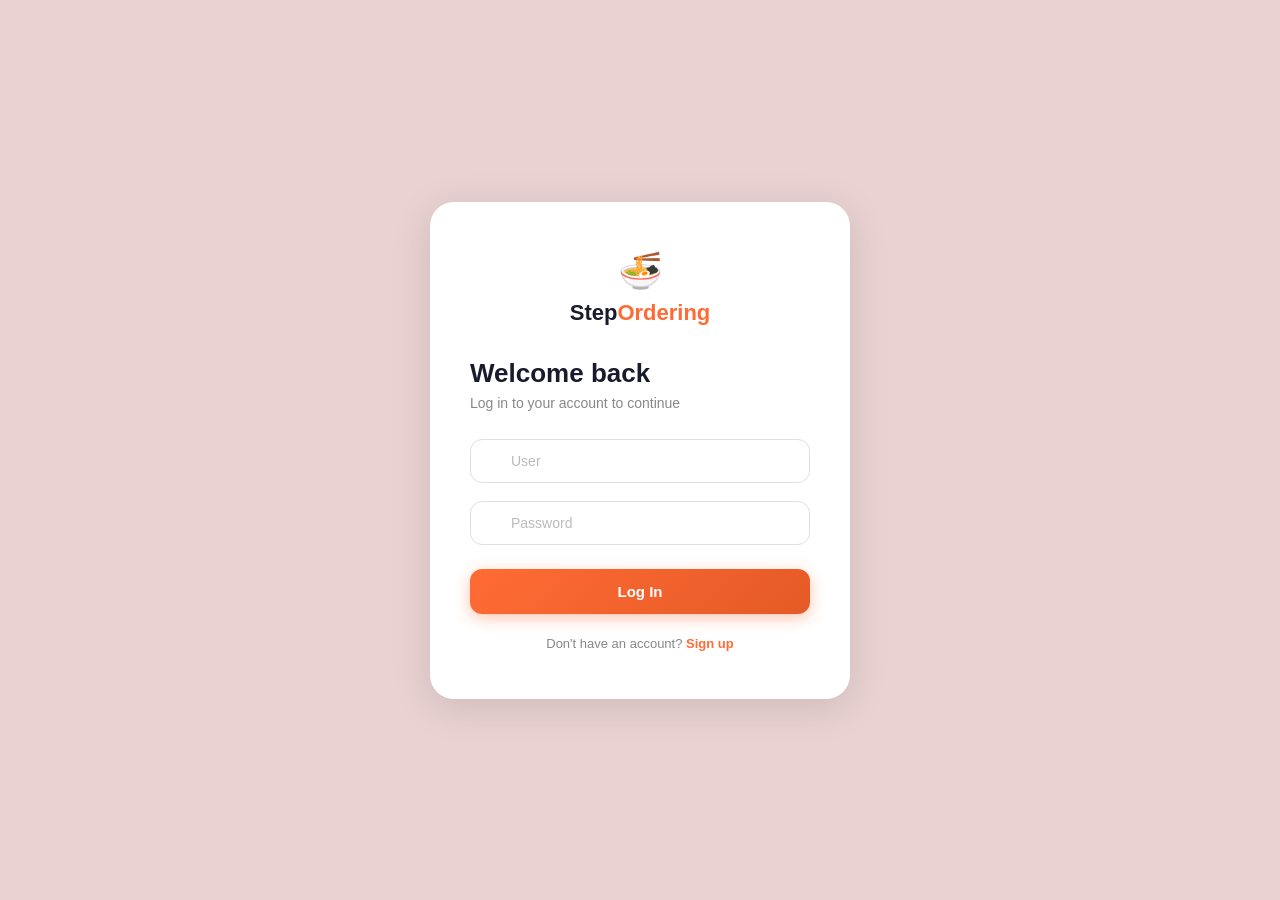
<file: login.html>
<!DOCTYPE html>
<html lang="en">
<head>
    <meta charset="UTF-8">
    <meta name="viewport" content="width=device-width, initial-scale=1.0">
    <title>Document</title>
    <link rel="stylesheet" href="./login.css">
</head>
<body>
    <div class="auth-card">
        <div class="auth-logo">
            <span>🍜</span>
            <h2>Step<span>Ordering</span></h2>
        </div>

        <h1>Welcome back</h1>
        <p class="subtitle">Log in to your account to continue</p>

        <div class="input-group">
            <i class="fa-solid fa-phone"></i>
            <input type="text" placeholder="User" id="phone">
        </div>

        <div class="input-group">
            <i class="fa-solid fa-lock"></i>
            <input type="password" placeholder="Password" id="password">
        </div>

        <button class="btn-auth" id="register">Log In</button>

        <div class="auth-footer">
            Don't have an account? <a href="register.html">Sign up</a>
        </div>
    </div>


    <script src="./login.js"></script>
</body>
</html>
</file>
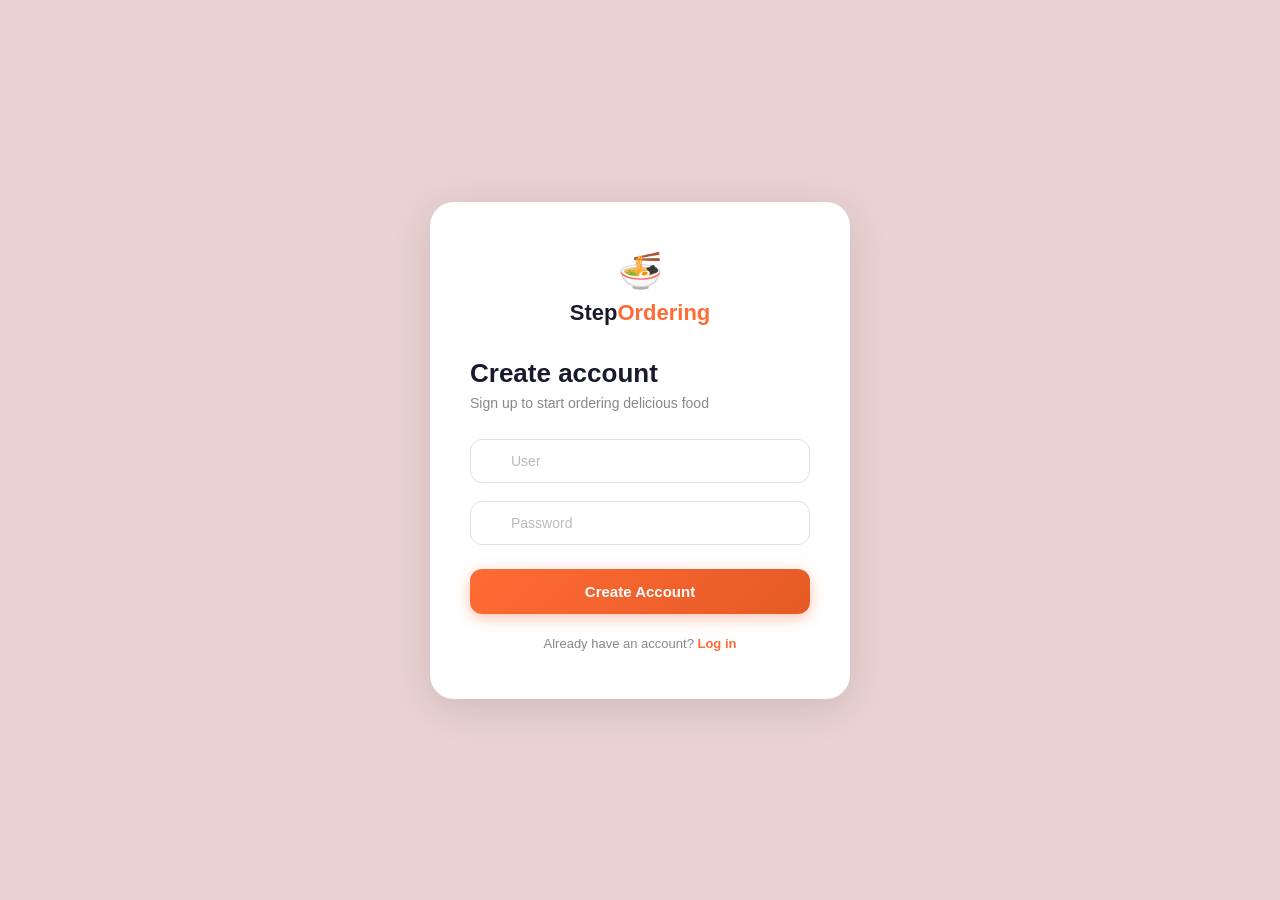
<file: register.html>
<!DOCTYPE html>
<html lang="en">
<head>
    <meta charset="UTF-8">
    <meta name="viewport" content="width=device-width, initial-scale=1.0">
    <title>Document</title>
    <link rel="stylesheet" href="./register.css">
</head>
<body>    
    <div class="auth-card">
        <div class="auth-logo">
            <span>🍜</span>
            <h2>Step<span>Ordering</span></h2>
        </div>

        <h1>Create account</h1>
        <p class="subtitle">Sign up to start ordering delicious food</p>

        <div class="input-group">
            <i class="fa-solid fa-phone"></i>
            <input type="text" placeholder="User" id="phone">
        </div>

        <div class="input-group">
            <i class="fa-solid fa-lock"></i>
            <input type="password" placeholder="Password" id="password">
        </div>

        <button class="btn-auth" id="register">Create Account</button>

        <div class="auth-footer">
            Already have an account? <a href="login.html">Log in</a>
        </div>
    </div>


    <script src="./register.js"></script>
</body>
</html>
</file>
<file: login.css>
* {
            margin: 0;
            padding: 0;
            box-sizing: border-box;
            font-family: 'Poppins', sans-serif;
        }

        body {
            min-height: 100vh;
            background-color: #ead2d2;
            display: flex;
            align-items: center;
            justify-content: center;
            background-image: url('https://images.pexels.com/photos/941861/pexels-photo-941861.jpeg?cs=srgb&dl=pexels-chanwalrus-941861.jpg&fm=jpg');
            background-size: cover;
            background-position: center;
            background-repeat: no-repeat;
        }

        .auth-card {
            background: #fff;
            border-radius: 24px;
            padding: 48px 40px;
            width: 100%;
            max-width: 420px;
            box-shadow: 0 8px 40px rgba(0,0,0,0.12);
        }

        .auth-logo {
            text-align: center;
            margin-bottom: 32px;
        }

        .auth-logo span {
            font-size: 36px;
        }

        .auth-logo h2 {
            font-size: 22px;
            font-weight: 700;
            color: #1a1a2e;
            margin-top: 8px;
        }

        .auth-logo h2 span {
            font-size: 22px;
            color: #ff6b35;
        }

        .auth-card h1 {
            font-size: 26px;
            font-weight: 700;
            color: #1a1a2e;
            margin-bottom: 6px;
        }

        .auth-card p.subtitle {
            font-size: 14px;
            color: #888;
            margin-bottom: 28px;
        }

        .input-group {
            position: relative;
            margin-bottom: 18px;
        }

        .input-group i {
            position: absolute;
            left: 14px;
            top: 50%;
            transform: translateY(-50%);
            color: #aaa;
            font-size: 15px;
        }

        .input-group input {
            width: 100%;
            padding: 13px 14px 13px 40px;
            border: 1.5px solid #e0e0e0;
            border-radius: 12px;
            font-size: 14px;
            font-family: 'Poppins', sans-serif;
            color: #333;
            transition: border-color 0.3s;
            outline: none;
        }

        .input-group input:focus {
            border-color: #ff6b35;
        }

        .input-group input::placeholder {
            color: #bbb;
        }

        .btn-auth {
            width: 100%;
            padding: 14px;
            background: linear-gradient(135deg, #ff6b35, #e55a26);
            color: #fff;
            border: none;
            border-radius: 12px;
            font-size: 15px;
            font-weight: 700;
            font-family: 'Poppins', sans-serif;
            cursor: pointer;
            box-shadow: 0 4px 15px rgba(255,107,53,0.4);
            transition: all 0.3s;
            margin-top: 6px;
        }

        .btn-auth:hover {
            transform: translateY(-2px);
            box-shadow: 0 6px 20px rgba(255,107,53,0.5);
        }

        .auth-footer {
            text-align: center;
            margin-top: 22px;
            font-size: 13px;
            color: #888;
        }

        .auth-footer a {
            color: #ff6b35;
            font-weight: 600;
            text-decoration: none;
        }

        .auth-footer a:hover {
            text-decoration: underline;
        }

        @media (max-width: 480px) {
            .auth-card {
                padding: 36px 24px;
                margin: 16px;
            }
        }
</file>
<file: register.css>
*{
            margin: 0;
            padding: 0;
            box-sizing: border-box;
            font-family: 'Poppins', sans-serif;
        }

        body {
            min-height: 100vh;
            background-color: #ead2d2;
            display: flex;
            align-items: center;
            justify-content: center;
            background-image: url('https://images.pexels.com/photos/941861/pexels-photo-941861.jpeg?cs=srgb&dl=pexels-chanwalrus-941861.jpg&fm=jpg');
            background-size: cover;
            background-position: center;
            background-repeat: no-repeat;
        }

        .auth-card {
            background: #fff;
            border-radius: 24px;
            padding: 48px 40px;
            width: 100%;
            max-width: 420px;
            box-shadow: 0 8px 40px rgba(0,0,0,0.12);
        }

        .auth-logo {
            text-align: center;
            margin-bottom: 32px;
        }

        .auth-logo span {
            font-size: 36px;
        }

        .auth-logo h2 {
            font-size: 22px;
            font-weight: 700;
            color: #1a1a2e;
            margin-top: 8px;
        }

        .auth-logo h2 span {
            font-size: 22px;
            color: #ff6b35;
        }

        .auth-card h1 {
            font-size: 26px;
            font-weight: 700;
            color: #1a1a2e;
            margin-bottom: 6px;
        }

        .auth-card p.subtitle {
            font-size: 14px;
            color: #888;
            margin-bottom: 28px;
        }

        .input-group {
            position: relative;
            margin-bottom: 18px;
        }

        .input-group i {
            position: absolute;
            left: 14px;
            top: 50%;
            transform: translateY(-50%);
            color: #aaa;
            font-size: 15px;
        }

        .input-group input {
            width: 100%;
            padding: 13px 14px 13px 40px;
            border: 1.5px solid #e0e0e0;
            border-radius: 12px;
            font-size: 14px;
            font-family: 'Poppins', sans-serif;
            color: #333;
            transition: border-color 0.3s;
            outline: none;
        }

        .input-group input:focus {
            border-color: #ff6b35;
        }

        .input-group input::placeholder {
            color: #bbb;
        }

        .btn-auth {
            width: 100%;
            padding: 14px;
            background: linear-gradient(135deg, #ff6b35, #e55a26);
            color: #fff;
            border: none;
            border-radius: 12px;
            font-size: 15px;
            font-weight: 700;
            font-family: 'Poppins', sans-serif;
            cursor: pointer;
            box-shadow: 0 4px 15px rgba(255,107,53,0.4);
            transition: all 0.3s;
            margin-top: 6px;
        }

        .btn-auth:hover {
            transform: translateY(-2px);
            box-shadow: 0 6px 20px rgba(255,107,53,0.5);
        }

        .auth-footer {
            text-align: center;
            margin-top: 22px;
            font-size: 13px;
            color: #888;
        }

        .auth-footer a {
            color: #ff6b35;
            font-weight: 600;
            text-decoration: none;
        }

        .auth-footer a:hover {
            text-decoration: underline;
        }

        @media (max-width: 480px) {
            .auth-card {
                padding: 36px 24px;
                margin: 16px;
            }
        }
</file>
